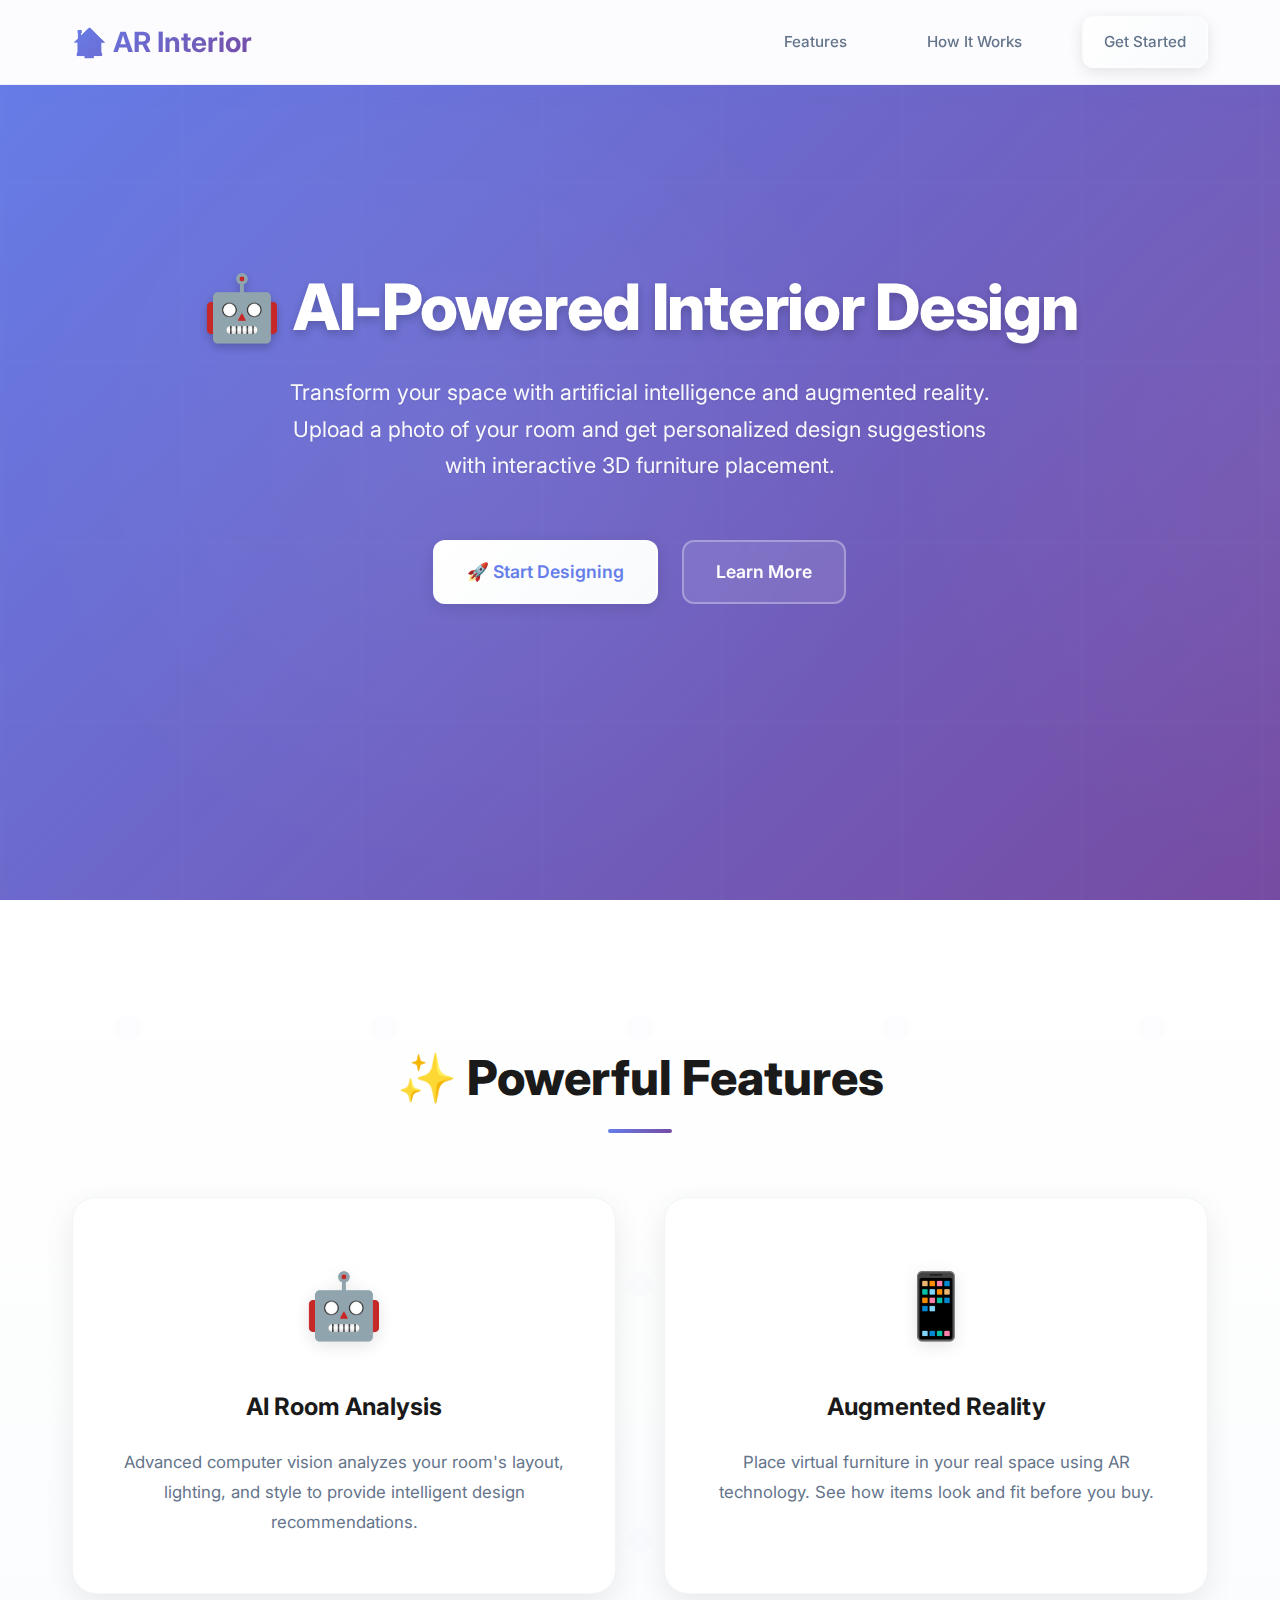
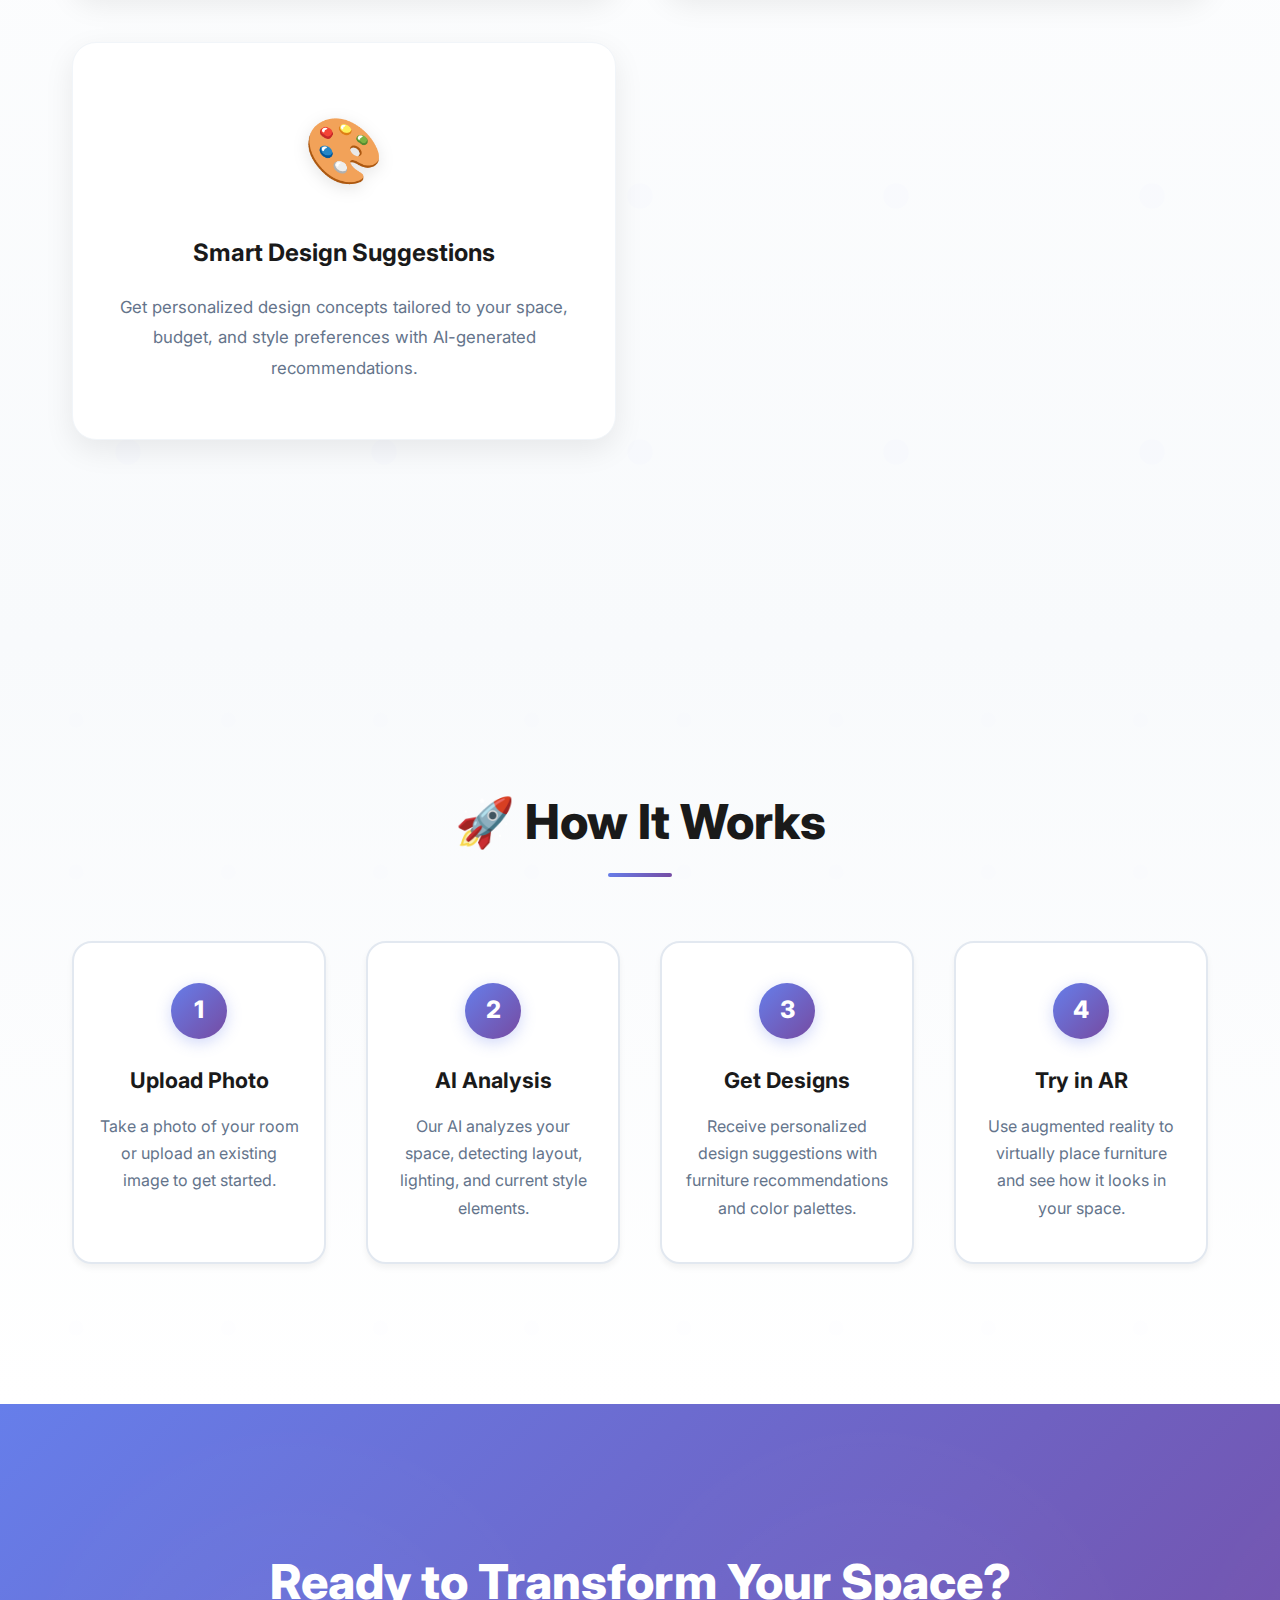
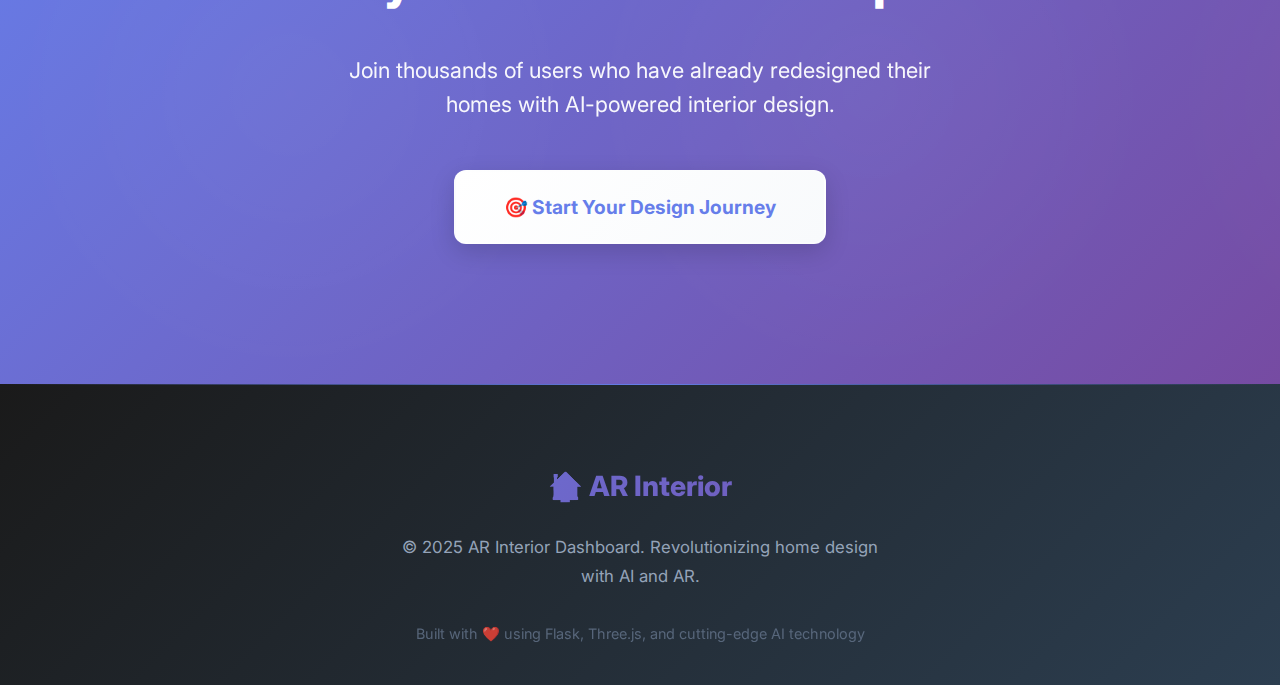
<file: templates/index.html>
<!DOCTYPE html>
<html lang="en">
<head>
    <meta charset="UTF-8">
    <meta name="viewport" content="width=device-width, initial-scale=1.0">
    <title>AR Interior Dashboard - AI-Powered Home Design</title>
    <link href="https://fonts.googleapis.com/css2?family=Inter:wght@300;400;500;600;700&display=swap" rel="stylesheet">
    <style>
        * {
            margin: 0;
            padding: 0;
            box-sizing: border-box;
        }

        body {
            font-family: 'Inter', -apple-system, BlinkMacSystemFont, 'Segoe UI', Roboto, sans-serif;
            line-height: 1.6;
            color: #1a1a1a;
            overflow-x: hidden;
        }

        /* Navigation */
        .navbar {
            background: rgba(255, 255, 255, 0.98);
            backdrop-filter: blur(20px);
            box-shadow: 0 2px 20px rgba(102, 126, 234, 0.1);
            padding: 1rem 0;
            position: fixed;
            top: 0;
            left: 0;
            right: 0;
            z-index: 1000;
            border-bottom: 1px solid rgba(102, 126, 234, 0.1);
        }

        .navbar-content {
            max-width: 1200px;
            margin: 0 auto;
            display: flex;
            justify-content: space-between;
            align-items: center;
            padding: 0 2rem;
        }

        .navbar .logo {
            font-size: 1.75rem;
            font-weight: 700;
            background: linear-gradient(135deg, #667eea 0%, #764ba2 100%);
            -webkit-background-clip: text;
            -webkit-text-fill-color: transparent;
            background-clip: text;
            text-decoration: none;
            display: flex;
            align-items: center;
            gap: 0.5rem;
        }

        .navbar .nav-links {
            display: flex;
            gap: 2.5rem;
            align-items: center;
        }

        .navbar .nav-links a {
            color: #64748b;
            text-decoration: none;
            font-weight: 500;
            transition: all 0.3s ease;
            padding: 0.75rem 1.25rem;
            border-radius: 0.75rem;
            position: relative;
            font-size: 0.95rem;
        }

        .navbar .nav-links a:hover {
            color: #667eea;
            background: rgba(102, 126, 234, 0.05);
            transform: translateY(-1px);
        }

        .btn {
            padding: 0.75rem 1.5rem;
            font-size: 0.95rem;
            font-weight: 600;
            text-decoration: none;
            border-radius: 0.5rem;
            transition: all 0.3s ease;
            display: inline-block;
            border: 2px solid transparent;
            cursor: pointer;
        }

        .btn-primary {
            background: linear-gradient(135deg, #667eea 0%, #764ba2 100%);
            color: white;
            border: 2px solid transparent;
        }

        .btn-primary:hover {
            transform: translateY(-2px);
            box-shadow: 0 10px 25px rgba(102, 126, 234, 0.3);
        }

        .btn-secondary {
            background: transparent;
            color: #667eea;
            border: 2px solid #667eea;
        }

        .btn-secondary:hover {
            background: #667eea;
            color: white;
            transform: translateY(-2px);
        }

        /* Hero Section */
        .hero {
            background: linear-gradient(135deg, #667eea 0%, #764ba2 100%);
            color: white;
            padding: 160px 20px 120px;
            text-align: center;
            position: relative;
            overflow: hidden;
            min-height: 100vh;
            display: flex;
            align-items: center;
        }

        .hero::before {
            content: '';
            position: absolute;
            top: 0;
            left: 0;
            right: 0;
            bottom: 0;
            background: url('data:image/svg+xml,<svg xmlns="http://www.w3.org/2000/svg" viewBox="0 0 1000 1000"><defs><radialGradient id="g" cx="50%" cy="50%" r="50%"><stop offset="0%" stop-color="rgba(255,255,255,0.1)"/><stop offset="100%" stop-color="rgba(255,255,255,0)"/></radialGradient></defs><rect width="100%" height="100%" fill="url(%23g)"/></svg>');
            opacity: 0.4;
        }

        .hero::after {
            content: '';
            position: absolute;
            top: 0;
            left: 0;
            right: 0;
            bottom: 0;
            background: url('data:image/svg+xml,<svg xmlns="http://www.w3.org/2000/svg" viewBox="0 0 100 100"><defs><pattern id="grid" width="20" height="20" patternUnits="userSpaceOnUse"><path d="M 20 0 L 0 0 0 20" fill="none" stroke="rgba(255,255,255,0.03)" stroke-width="1"/></pattern></defs><rect width="100" height="100" fill="url(%23grid)"/></svg>');
            opacity: 0.3;
        }

        .hero-content {
            position: relative;
            z-index: 2;
            max-width: 900px;
            margin: 0 auto;
        }

        .hero h1 {
            font-size: 4rem;
            font-weight: 800;
            margin-bottom: 2rem;
            text-shadow: 0 4px 8px rgba(0,0,0,0.2);
            line-height: 1.1;
            letter-spacing: -0.02em;
        }

        .hero p {
            font-size: 1.35rem;
            margin-bottom: 3.5rem;
            opacity: 0.95;
            line-height: 1.7;
            max-width: 700px;
            margin-left: auto;
            margin-right: auto;
            text-shadow: 0 1px 2px rgba(0,0,0,0.1);
        }

        .hero-buttons {
            display: flex;
            gap: 1.5rem;
            justify-content: center;
            flex-wrap: wrap;
            margin-bottom: 4rem;
        }

        /* Enhanced buttons */
        .btn-primary {
            background: linear-gradient(135deg, #ffffff 0%, #f8fafc 100%);
            color: #667eea;
            border: 2px solid rgba(255, 255, 255, 0.3);
            padding: 1rem 2rem;
            font-size: 1.1rem;
            font-weight: 600;
            border-radius: 0.75rem;
            box-shadow: 0 4px 15px rgba(0, 0, 0, 0.1);
            position: relative;
            overflow: hidden;
        }

        .btn-primary::before {
            content: '';
            position: absolute;
            top: 0;
            left: -100%;
            width: 100%;
            height: 100%;
            background: linear-gradient(90deg, transparent, rgba(255, 255, 255, 0.4), transparent);
            transition: left 0.5s;
        }

        .btn-primary:hover::before {
            left: 100%;
        }

        .btn-secondary {
            background: rgba(255, 255, 255, 0.1);
            color: white;
            border: 2px solid rgba(255, 255, 255, 0.3);
            padding: 1rem 2rem;
            font-size: 1.1rem;
            font-weight: 600;
            border-radius: 0.75rem;
            backdrop-filter: blur(10px);
        }

        .btn-secondary:hover {
            background: rgba(255, 255, 255, 0.2);
            border-color: rgba(255, 255, 255, 0.5);
            transform: translateY(-2px);
            box-shadow: 0 8px 25px rgba(0, 0, 0, 0.15);
        }

        /* Features Section */
        .features {
            padding: 140px 20px;
            background: linear-gradient(180deg, #ffffff 0%, #f8fafc 100%);
            position: relative;
        }

        .features::before {
            content: '';
            position: absolute;
            top: 0;
            left: 0;
            right: 0;
            bottom: 0;
            background: url('data:image/svg+xml,<svg xmlns="http://www.w3.org/2000/svg" viewBox="0 0 100 100"><defs><pattern id="dots" width="20" height="20" patternUnits="userSpaceOnUse"><circle cx="10" cy="10" r="1" fill="rgba(102,126,234,0.03)"/></pattern></defs><rect width="100%" height="100%" fill="url(%23dots)"/></svg>');
            opacity: 0.5;
        }

        .container {
            max-width: 1200px;
            margin: 0 auto;
            padding: 0 2rem;
            position: relative;
            z-index: 2;
        }

        .section-title {
            text-align: center;
            font-size: 3rem;
            margin-bottom: 5rem;
            color: #1a1a1a;
            font-weight: 800;
            position: relative;
        }

        .section-title::after {
            content: '';
            position: absolute;
            bottom: -1rem;
            left: 50%;
            transform: translateX(-50%);
            width: 4rem;
            height: 4px;
            background: linear-gradient(135deg, #667eea 0%, #764ba2 100%);
            border-radius: 2px;
        }

        .features-grid {
            display: grid;
            grid-template-columns: repeat(auto-fit, minmax(350px, 1fr));
            gap: 3rem;
            margin-bottom: 4rem;
        }

        .feature-card {
            background: #ffffff;
            padding: 3.5rem 2.5rem;
            border-radius: 1.5rem;
            text-align: center;
            box-shadow: 0 10px 30px rgba(0, 0, 0, 0.08);
            border: 1px solid #f1f5f9;
            transition: all 0.4s ease;
            position: relative;
            overflow: hidden;
        }

        .feature-card::before {
            content: '';
            position: absolute;
            top: 0;
            left: 0;
            right: 0;
            height: 4px;
            background: linear-gradient(135deg, #667eea 0%, #764ba2 100%);
            transform: scaleX(0);
            transition: transform 0.4s ease;
        }

        .feature-card:hover::before {
            transform: scaleX(1);
        }

        .feature-card:hover {
            transform: translateY(-12px);
            box-shadow: 0 25px 50px rgba(102, 126, 234, 0.15);
            border-color: #667eea;
        }

        .feature-icon {
            font-size: 4rem;
            margin-bottom: 2rem;
            display: block;
            filter: drop-shadow(0 4px 8px rgba(0, 0, 0, 0.1));
        }

        .feature-title {
            font-size: 1.5rem;
            font-weight: 700;
            margin-bottom: 1.25rem;
            color: #1a1a1a;
        }

        .feature-description {
            color: #64748b;
            line-height: 1.8;
            font-size: 1.05rem;
        }

        .ai-icon { color: #f59e0b; }
        .ar-icon { color: #667eea; }
        .design-icon { color: #10b981; }

        /* How It Works Section */
        .how-it-works {
            padding: 140px 20px;
            background: linear-gradient(180deg, #f8fafc 0%, #ffffff 100%);
            position: relative;
        }

        .how-it-works::before {
            content: '';
            position: absolute;
            top: 0;
            left: 0;
            right: 0;
            bottom: 0;
            background: url('data:image/svg+xml,<svg xmlns="http://www.w3.org/2000/svg" viewBox="0 0 200 200"><defs><pattern id="hexagons" width="40" height="40" patternUnits="userSpaceOnUse"><circle cx="20" cy="20" r="2" fill="rgba(102,126,234,0.02)"/></pattern></defs><rect width="100%" height="100%" fill="url(%23hexagons)"/></svg>');
            opacity: 0.4;
        }

        .steps-container {
            max-width: 1000px;
            margin: 0 auto;
            position: relative;
            z-index: 2;
        }

        .steps-grid {
            display: grid;
            grid-template-columns: repeat(auto-fit, minmax(220px, 1fr));
            gap: 2.5rem;
            margin-top: 4rem;
        }

        .step {
            text-align: center;
            padding: 2.5rem 1.5rem;
            border-radius: 1.25rem;
            background: #ffffff;
            border: 2px solid #e2e8f0;
            transition: all 0.4s ease;
            position: relative;
            box-shadow: 0 4px 6px rgba(0, 0, 0, 0.05);
        }

        .step::before {
            content: '';
            position: absolute;
            top: -1px;
            left: -1px;
            right: -1px;
            bottom: -1px;
            background: linear-gradient(135deg, #667eea, #764ba2);
            border-radius: 1.25rem;
            z-index: -1;
            opacity: 0;
            transition: opacity 0.4s ease;
        }

        .step:hover::before {
            opacity: 1;
        }

        .step:hover {
            border-color: #667eea;
            background: linear-gradient(135deg, #f0f4ff 0%, #ffffff 100%);
            transform: translateY(-6px);
            box-shadow: 0 20px 40px rgba(102, 126, 234, 0.1);
        }

        .step-number {
            background: linear-gradient(135deg, #667eea 0%, #764ba2 100%);
            color: white;
            width: 3.5rem;
            height: 3.5rem;
            border-radius: 50%;
            display: flex;
            align-items: center;
            justify-content: center;
            font-size: 1.5rem;
            font-weight: 800;
            margin: 0 auto 1.5rem;
            box-shadow: 0 4px 15px rgba(102, 126, 234, 0.3);
        }

        .step-title {
            font-size: 1.35rem;
            font-weight: 700;
            margin-bottom: 1rem;
            color: #1a1a1a;
        }

        .step-description {
            color: #64748b;
            line-height: 1.7;
            font-size: 1rem;
        }

        /* CTA Section */
        .cta-section {
            padding: 140px 20px;
            background: linear-gradient(135deg, #667eea 0%, #764ba2 100%);
            color: white;
            text-align: center;
            position: relative;
            overflow: hidden;
        }

        .cta-section::before {
            content: '';
            position: absolute;
            top: 0;
            left: 0;
            right: 0;
            bottom: 0;
            background: url('data:image/svg+xml,<svg xmlns="http://www.w3.org/2000/svg" viewBox="0 0 1000 1000"><defs><radialGradient id="bg" cx="50%" cy="50%" r="50%"><stop offset="0%" stop-color="rgba(255,255,255,0.1)"/><stop offset="100%" stop-color="rgba(255,255,255,0)"/></radialGradient></defs><rect width="100%" height="100%" fill="url(%23bg)"/></svg>');
            opacity: 0.3;
        }

        .cta-section h2 {
            font-size: 3rem;
            margin-bottom: 2rem;
            font-weight: 800;
            position: relative;
            z-index: 2;
        }

        .cta-section p {
            font-size: 1.35rem;
            margin-bottom: 3rem;
            opacity: 0.95;
            max-width: 600px;
            margin-left: auto;
            margin-right: auto;
            position: relative;
            z-index: 2;
        }

        .cta-button {
            background: linear-gradient(135deg, #ffffff 0%, #f8fafc 100%);
            color: #667eea;
            padding: 1.25rem 3rem;
            font-size: 1.2rem;
            font-weight: 700;
            border-radius: 0.75rem;
            text-decoration: none;
            display: inline-block;
            transition: all 0.4s ease;
            border: 2px solid rgba(255, 255, 255, 0.3);
            position: relative;
            z-index: 2;
            box-shadow: 0 8px 25px rgba(0, 0, 0, 0.15);
        }

        .cta-button:hover {
            background: linear-gradient(135deg, #f8fafc 0%, #ffffff 100%);
            color: #5a67d8;
            transform: translateY(-3px) scale(1.02);
            box-shadow: 0 15px 35px rgba(0, 0, 0, 0.2);
        }

        /* Footer */
        footer {
            background: linear-gradient(135deg, #1a1a1a 0%, #2c3e50 100%);
            color: white;
            padding: 80px 20px 40px;
            text-align: center;
            position: relative;
        }

        footer::before {
            content: '';
            position: absolute;
            top: 0;
            left: 0;
            right: 0;
            height: 1px;
            background: linear-gradient(90deg, transparent, #667eea, transparent);
        }

        .footer-content {
            max-width: 1200px;
            margin: 0 auto;
            position: relative;
            z-index: 2;
        }

        .footer-logo {
            font-size: 1.75rem;
            font-weight: 800;
            background: linear-gradient(135deg, #667eea 0%, #764ba2 100%);
            -webkit-background-clip: text;
            -webkit-text-fill-color: transparent;
            background-clip: text;
            margin-bottom: 1.5rem;
            display: block;
        }

        .footer-description {
            color: #94a3b8;
            margin-bottom: 2rem;
            max-width: 500px;
            margin-left: auto;
            margin-right: auto;
            font-size: 1.05rem;
            line-height: 1.7;
        }

        .footer-tech {
            color: #64748b;
            font-size: 0.9rem;
            margin-top: 2rem;
            opacity: 0.8;
        }

        /* Responsive Design */
        @media (max-width: 768px) {
            .navbar-content {
                padding: 0 1rem;
                flex-direction: column;
                gap: 1rem;
            }

            .navbar .nav-links {
                gap: 1rem;
                flex-wrap: wrap;
                justify-content: center;
            }

            .hero {
                padding: 120px 20px 80px;
            }

            .hero h1 {
                font-size: 2.5rem;
            }

            .hero p {
                font-size: 1.1rem;
            }

            .hero-buttons {
                flex-direction: column;
                align-items: center;
            }

            .section-title {
                font-size: 2.25rem;
            }

            .features-grid {
                grid-template-columns: 1fr;
                gap: 2rem;
            }

            .steps-grid {
                grid-template-columns: 1fr;
                gap: 1.5rem;
            }

            .cta-section h2 {
                font-size: 2.25rem;
            }
        }

        /* Smooth scrolling */
        html {
            scroll-behavior: smooth;
        }

        /* Loading animation */
        .fade-in {
            opacity: 0;
            transform: translateY(30px);
            animation: fadeInUp 0.8s ease forwards;
        }

        @keyframes fadeInUp {
            to {
                opacity: 1;
                transform: translateY(0);
            }
        }
    </style>
</head>
<body>
    <!-- Navigation -->
    <nav class="navbar">
        <div class="navbar-content">
            <a href="/" class="logo">🏠 AR Interior</a>
            <div class="nav-links">
                <a href="#features">Features</a>
                <a href="#how-it-works">How It Works</a>
                <a href="/auth" class="btn btn-primary">Get Started</a>
            </div>
        </div>
    </nav>

    <!-- Hero Section -->
    <section class="hero">
        <div class="hero-content">
            <h1>🤖 AI-Powered Interior Design</h1>
            <p>Transform your space with artificial intelligence and augmented reality. Upload a photo of your room and get personalized design suggestions with interactive 3D furniture placement.</p>

            <div class="hero-buttons">
                <a href="/auth" class="btn btn-primary">🚀 Start Designing</a>
                <a href="#features" class="btn btn-secondary">Learn More</a>
            </div>
        </div>
    </section>

    <!-- Features Section -->
    <section id="features" class="features">
        <div class="container">
            <h2 class="section-title">✨ Powerful Features</h2>

            <div class="features-grid">
                <div class="feature-card">
                    <span class="feature-icon ai-icon">🤖</span>
                    <h3 class="feature-title">AI Room Analysis</h3>
                    <p class="feature-description">Advanced computer vision analyzes your room's layout, lighting, and style to provide intelligent design recommendations.</p>
                </div>

                <div class="feature-card">
                    <span class="feature-icon ar-icon">📱</span>
                    <h3 class="feature-title">Augmented Reality</h3>
                    <p class="feature-description">Place virtual furniture in your real space using AR technology. See how items look and fit before you buy.</p>
                </div>

                <div class="feature-card">
                    <span class="feature-icon design-icon">🎨</span>
                    <h3 class="feature-title">Smart Design Suggestions</h3>
                    <p class="feature-description">Get personalized design concepts tailored to your space, budget, and style preferences with AI-generated recommendations.</p>
                </div>
            </div>
        </div>
    </section>

    <!-- How It Works Section -->
    <section id="how-it-works" class="how-it-works">
        <div class="container">
            <h2 class="section-title">🚀 How It Works</h2>

            <div class="steps-grid">
                <div class="step">
                    <div class="step-number">1</div>
                    <h3 class="step-title">Upload Photo</h3>
                    <p class="step-description">Take a photo of your room or upload an existing image to get started.</p>
                </div>

                <div class="step">
                    <div class="step-number">2</div>
                    <h3 class="step-title">AI Analysis</h3>
                    <p class="step-description">Our AI analyzes your space, detecting layout, lighting, and current style elements.</p>
                </div>

                <div class="step">
                    <div class="step-number">3</div>
                    <h3 class="step-title">Get Designs</h3>
                    <p class="step-description">Receive personalized design suggestions with furniture recommendations and color palettes.</p>
                </div>

                <div class="step">
                    <div class="step-number">4</div>
                    <h3 class="step-title">Try in AR</h3>
                    <p class="step-description">Use augmented reality to virtually place furniture and see how it looks in your space.</p>
                </div>
            </div>
        </div>
    </section>

    <!-- CTA Section -->
    <section class="cta-section">
        <div class="container">
            <h2>Ready to Transform Your Space?</h2>
            <p>Join thousands of users who have already redesigned their homes with AI-powered interior design.</p>

            <a href="/auth" class="cta-button">🎯 Start Your Design Journey</a>
        </div>
    </section>

    <!-- Footer -->
    <footer>
        <div class="footer-content">
            <span class="footer-logo">🏠 AR Interior</span>
            <p class="footer-description">&copy; 2025 AR Interior Dashboard. Revolutionizing home design with AI and AR.</p>
            <p class="footer-tech">Built with ❤️ using Flask, Three.js, and cutting-edge AI technology</p>
        </div>
    </footer>
</body>
</html>
</file>
